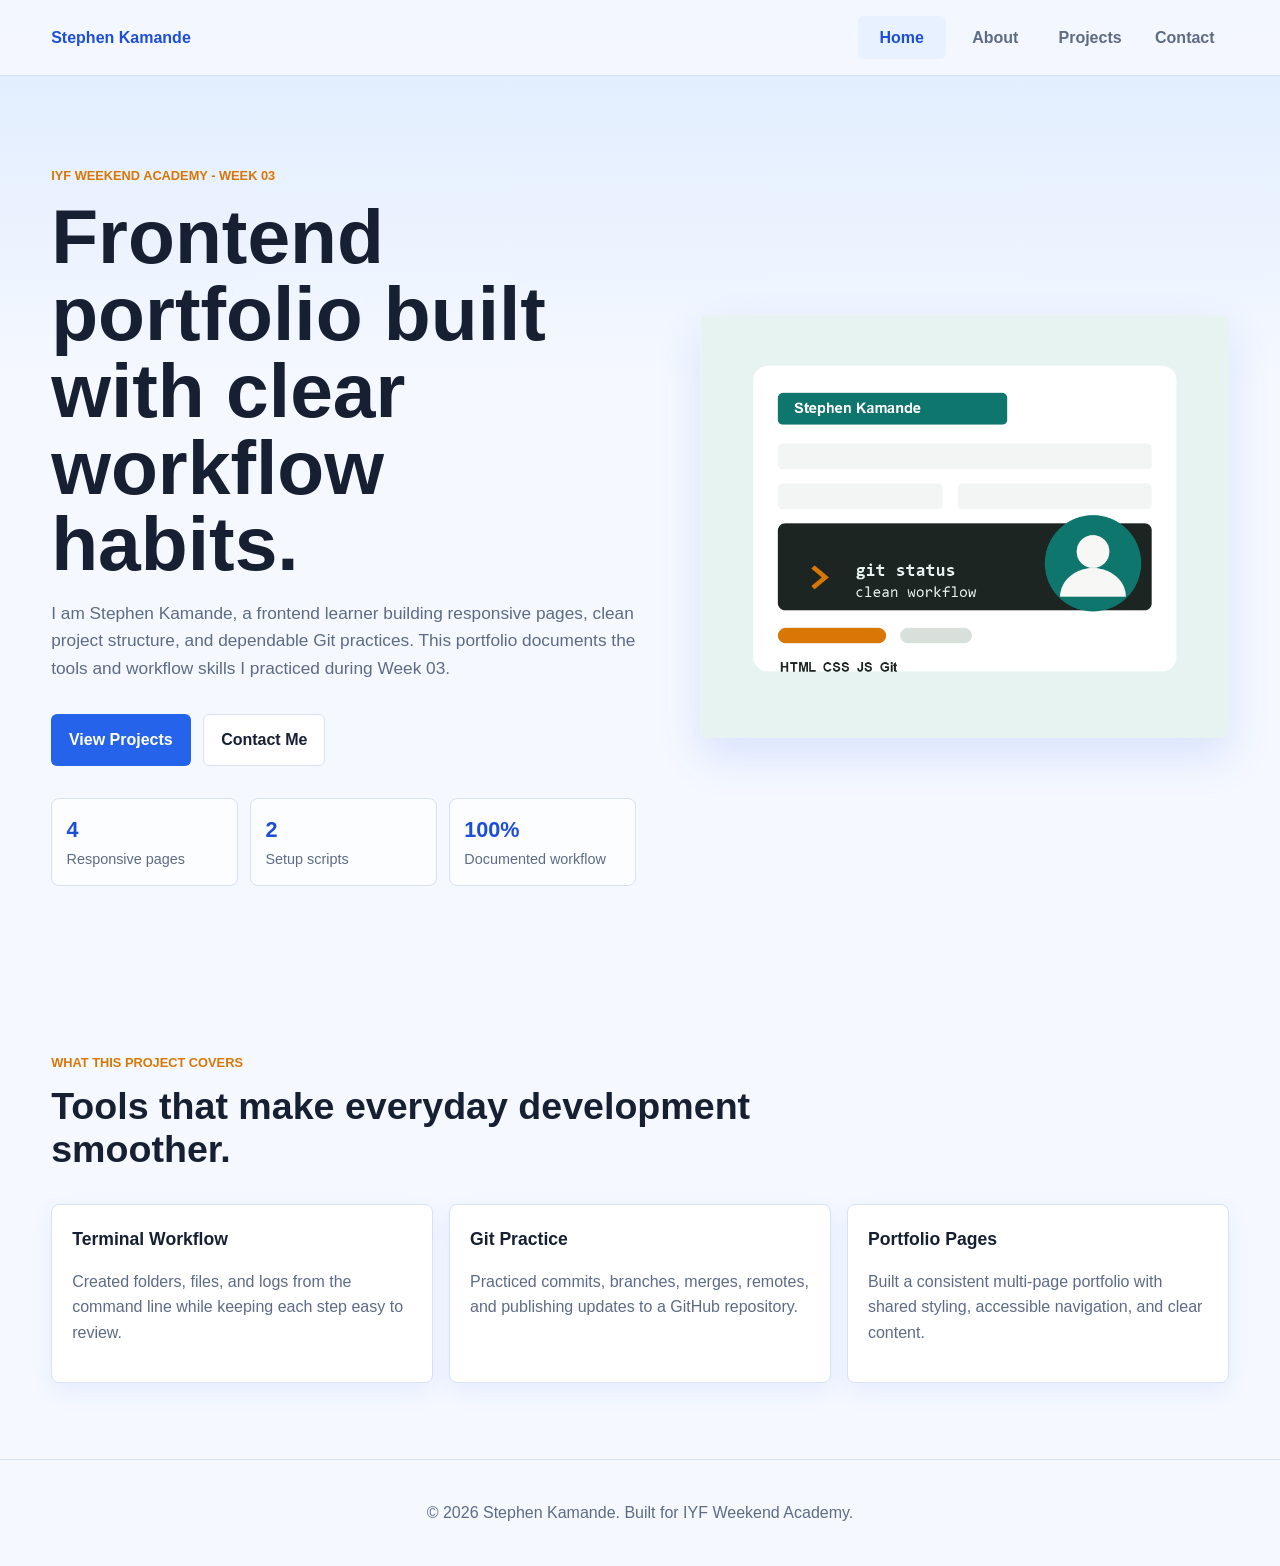
<file: index.html>
<!DOCTYPE html>
<html lang="en">
<head>
  <meta charset="UTF-8">
  <meta name="viewport" content="width=device-width, initial-scale=1.0">
  <meta name="description" content="Stephen Kamande's Week 03 portfolio project for IYF Weekend Academy.">
  <title>Stephen Kamande | Portfolio</title>
  <link rel="stylesheet" href="css/styles.css">
</head>
<body>
  <header class="site-header">
    <a class="brand" href="index.html">Stephen Kamande</a>
    <button class="nav-toggle" type="button" aria-expanded="false" aria-controls="site-nav">
      <span class="sr-only">Menu</span>
      <span></span>
      <span></span>
      <span></span>
    </button>
    <nav id="site-nav" class="site-nav" aria-label="Main navigation">
      <a href="index.html" aria-current="page">Home</a>
      <a href="about.html">About</a>
      <a href="projects.html">Projects</a>
      <a href="contact.html">Contact</a>
    </nav>
  </header>

  <main>
    <section class="hero">
      <div class="hero-copy">
        <p class="eyebrow">IYF Weekend Academy - Week 03</p>
        <h1>Frontend portfolio built with clear workflow habits.</h1>
        <p>I am Stephen Kamande, a frontend learner building responsive pages, clean project structure, and dependable Git practices. This portfolio documents the tools and workflow skills I practiced during Week 03.</p>
        <div class="hero-actions">
          <a class="button primary" href="projects.html">View Projects</a>
          <a class="button secondary" href="contact.html">Contact Me</a>
        </div>
        <dl class="hero-stats" aria-label="Project highlights">
          <div>
            <dt>4</dt>
            <dd>Responsive pages</dd>
          </div>
          <div>
            <dt>2</dt>
            <dd>Setup scripts</dd>
          </div>
          <div>
            <dt>100%</dt>
            <dd>Documented workflow</dd>
          </div>
        </dl>
      </div>
      <div class="hero-visual">
        <img src="images/portrait.png" alt="Portrait of Stephen Kamande">
      </div>
    </section>

    <section class="section">
      <div class="section-heading">
        <p class="eyebrow">What this project covers</p>
        <h2>Tools that make everyday development smoother.</h2>
      </div>
      <div class="feature-grid">
        <article class="feature-card">
          <h3>Terminal Workflow</h3>
          <p>Created folders, files, and logs from the command line while keeping each step easy to review.</p>
        </article>
        <article class="feature-card">
          <h3>Git Practice</h3>
          <p>Practiced commits, branches, merges, remotes, and publishing updates to a GitHub repository.</p>
        </article>
        <article class="feature-card">
          <h3>Portfolio Pages</h3>
          <p>Built a consistent multi-page portfolio with shared styling, accessible navigation, and clear content.</p>
        </article>
      </div>
    </section>
  </main>

  <footer class="site-footer">
    <p>&copy; 2026 Stephen Kamande. Built for IYF Weekend Academy.</p>
  </footer>

  <script src="js/main.js"></script>
</body>
</html>
</file>
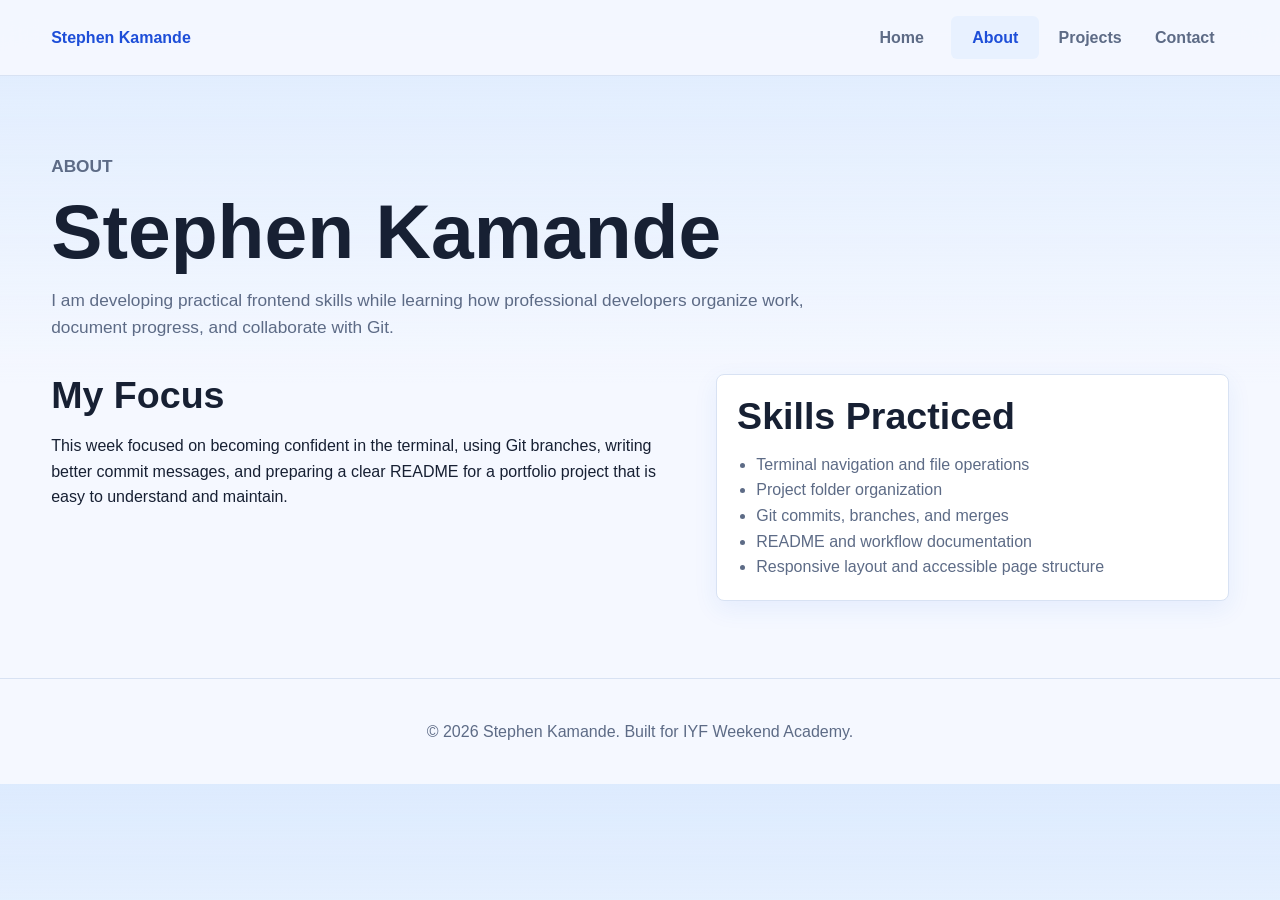
<file: about.html>
<!DOCTYPE html>
<html lang="en">
<head>
  <meta charset="UTF-8">
  <meta name="viewport" content="width=device-width, initial-scale=1.0">
  <meta name="description" content="About Stephen Kamande and his Week 03 learning journey.">
  <title>About | Stephen Kamande</title>
  <link rel="stylesheet" href="css/styles.css">
</head>
<body>
  <header class="site-header">
    <a class="brand" href="index.html">Stephen Kamande</a>
    <button class="nav-toggle" type="button" aria-expanded="false" aria-controls="site-nav">
      <span class="sr-only">Menu</span>
      <span></span>
      <span></span>
      <span></span>
    </button>
    <nav id="site-nav" class="site-nav" aria-label="Main navigation">
      <a href="index.html">Home</a>
      <a href="about.html" aria-current="page">About</a>
      <a href="projects.html">Projects</a>
      <a href="contact.html">Contact</a>
    </nav>
  </header>

  <main class="page">
    <section class="page-header">
      <p class="eyebrow">About</p>
      <h1>Stephen Kamande</h1>
      <p>I am developing practical frontend skills while learning how professional developers organize work, document progress, and collaborate with Git.</p>
    </section>

    <section class="two-column">
      <div>
        <h2>My Focus</h2>
        <p>This week focused on becoming confident in the terminal, using Git branches, writing better commit messages, and preparing a clear README for a portfolio project that is easy to understand and maintain.</p>
      </div>
      <div class="panel">
        <h2>Skills Practiced</h2>
        <ul class="check-list">
          <li>Terminal navigation and file operations</li>
          <li>Project folder organization</li>
          <li>Git commits, branches, and merges</li>
          <li>README and workflow documentation</li>
          <li>Responsive layout and accessible page structure</li>
        </ul>
      </div>
    </section>
  </main>

  <footer class="site-footer">
    <p>&copy; 2026 Stephen Kamande. Built for IYF Weekend Academy.</p>
  </footer>

  <script src="js/main.js"></script>
</body>
</html>
</file>
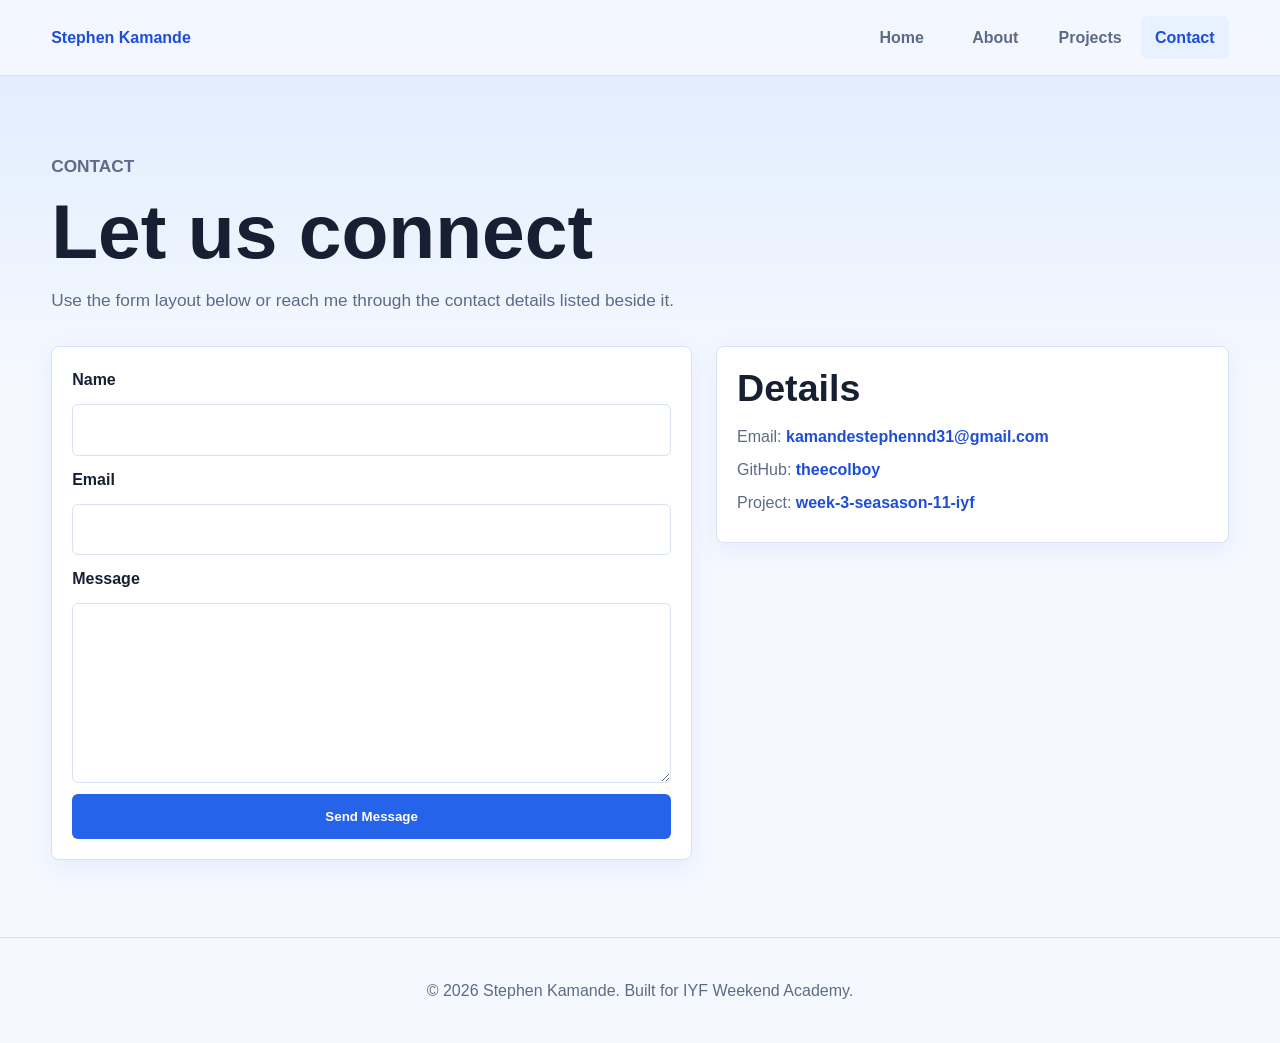
<file: contact.html>
<!DOCTYPE html>
<html lang="en">
<head>
  <meta charset="UTF-8">
  <meta name="viewport" content="width=device-width, initial-scale=1.0">
  <meta name="description" content="Contact Stephen Kamande.">
  <title>Contact | Stephen Kamande</title>
  <link rel="stylesheet" href="css/styles.css">
</head>
<body>
  <header class="site-header">
    <a class="brand" href="index.html">Stephen Kamande</a>
    <button class="nav-toggle" type="button" aria-expanded="false" aria-controls="site-nav">
      <span class="sr-only">Menu</span>
      <span></span>
      <span></span>
      <span></span>
    </button>
    <nav id="site-nav" class="site-nav" aria-label="Main navigation">
      <a href="index.html">Home</a>
      <a href="about.html">About</a>
      <a href="projects.html">Projects</a>
      <a href="contact.html" aria-current="page">Contact</a>
    </nav>
  </header>

  <main class="page">
    <section class="page-header">
      <p class="eyebrow">Contact</p>
      <h1>Let us connect</h1>
      <p>Use the form layout below or reach me through the contact details listed beside it.</p>
    </section>

    <section class="contact-layout">
      <form class="contact-form" action="#" method="post">
        <label for="name">Name</label>
        <input id="name" name="name" type="text" autocomplete="name" required>

        <label for="email">Email</label>
        <input id="email" name="email" type="email" autocomplete="email" required>

        <label for="message">Message</label>
        <textarea id="message" name="message" rows="6" required></textarea>

        <button class="button primary" type="submit">Send Message</button>
      </form>

      <aside class="panel contact-details">
        <h2>Details</h2>
        <p>Email: <a href="mailto:kamandestephennd31@gmail.com">kamandestephennd31@gmail.com</a></p>
        <p>GitHub: <a href="https://github.com/theecolboy">theecolboy</a></p>
        <p>Project: <a href="https://github.com/theecolboy/week-3-seasason-11-iyf">week-3-seasason-11-iyf</a></p>
      </aside>
    </section>
  </main>

  <footer class="site-footer">
    <p>&copy; 2026 Stephen Kamande. Built for IYF Weekend Academy.</p>
  </footer>

  <script src="js/main.js"></script>
</body>
</html>
</file>
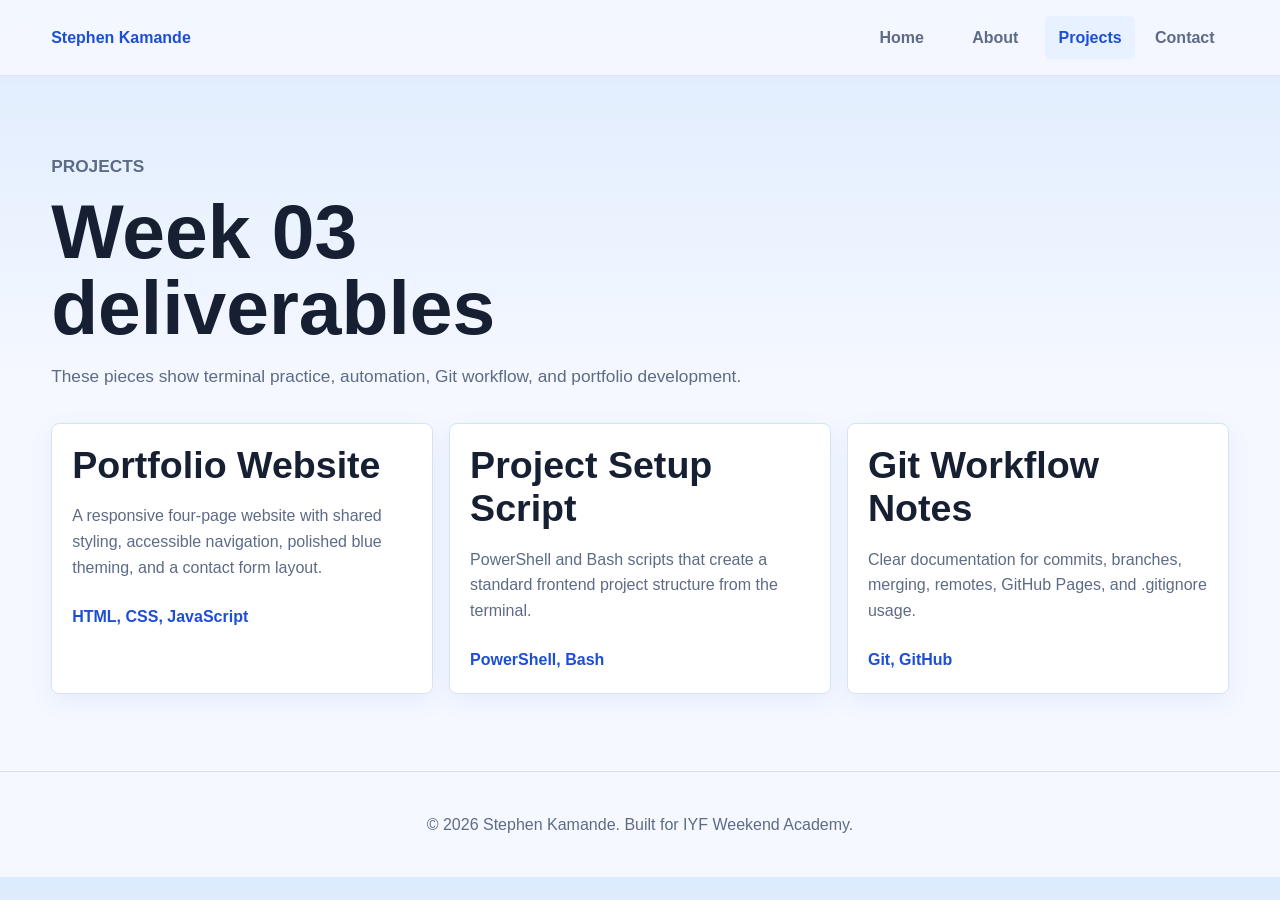
<file: projects.html>
<!DOCTYPE html>
<html lang="en">
<head>
  <meta charset="UTF-8">
  <meta name="viewport" content="width=device-width, initial-scale=1.0">
  <meta name="description" content="Projects and exercises completed by Stephen Kamande in Week 03.">
  <title>Projects | Stephen Kamande</title>
  <link rel="stylesheet" href="css/styles.css">
</head>
<body>
  <header class="site-header">
    <a class="brand" href="index.html">Stephen Kamande</a>
    <button class="nav-toggle" type="button" aria-expanded="false" aria-controls="site-nav">
      <span class="sr-only">Menu</span>
      <span></span>
      <span></span>
      <span></span>
    </button>
    <nav id="site-nav" class="site-nav" aria-label="Main navigation">
      <a href="index.html">Home</a>
      <a href="about.html">About</a>
      <a href="projects.html" aria-current="page">Projects</a>
      <a href="contact.html">Contact</a>
    </nav>
  </header>

  <main class="page">
    <section class="page-header">
      <p class="eyebrow">Projects</p>
      <h1>Week 03 deliverables</h1>
      <p>These pieces show terminal practice, automation, Git workflow, and portfolio development.</p>
    </section>

    <section class="project-grid" aria-label="Project list">
      <article class="project-card">
        <h2>Portfolio Website</h2>
        <p>A responsive four-page website with shared styling, accessible navigation, polished blue theming, and a contact form layout.</p>
        <span>HTML, CSS, JavaScript</span>
      </article>
      <article class="project-card">
        <h2>Project Setup Script</h2>
        <p>PowerShell and Bash scripts that create a standard frontend project structure from the terminal.</p>
        <span>PowerShell, Bash</span>
      </article>
      <article class="project-card">
        <h2>Git Workflow Notes</h2>
        <p>Clear documentation for commits, branches, merging, remotes, GitHub Pages, and .gitignore usage.</p>
        <span>Git, GitHub</span>
      </article>
    </section>
  </main>

  <footer class="site-footer">
    <p>&copy; 2026 Stephen Kamande. Built for IYF Weekend Academy.</p>
  </footer>

  <script src="js/main.js"></script>
</body>
</html>
</file>
<file: css/styles.css>
:root {
  --bg: #f5f8ff;
  --surface: #ffffff;
  --text: #172033;
  --muted: #5d6b86;
  --line: #d8e2f3;
  --primary: #2563eb;
  --primary-dark: #1d4ed8;
  --accent: #d97706;
  --soft: #e8f1ff;
  --shadow: 0 18px 45px rgba(37, 99, 235, 0.14);
}

* {
  box-sizing: border-box;
}

html {
  scroll-behavior: smooth;
}

body {
  margin: 0;
  background:
    linear-gradient(180deg, rgba(219, 234, 254, 0.92) 0, rgba(245, 248, 255, 0) 24rem),
    var(--bg);
  color: var(--text);
  font-family: Arial, Helvetica, sans-serif;
  line-height: 1.6;
}

img {
  display: block;
  max-width: 100%;
}

a {
  color: inherit;
}

.sr-only {
  position: absolute;
  width: 1px;
  height: 1px;
  padding: 0;
  overflow: hidden;
  clip: rect(0, 0, 0, 0);
  white-space: nowrap;
  border: 0;
}

.site-header {
  position: sticky;
  top: 0;
  z-index: 10;
  display: flex;
  align-items: center;
  justify-content: space-between;
  gap: 1rem;
  padding: 1rem clamp(1rem, 4vw, 4rem);
  background: rgba(245, 248, 255, 0.94);
  border-bottom: 1px solid var(--line);
  backdrop-filter: blur(16px);
}

.brand {
  font-weight: 800;
  text-decoration: none;
  color: var(--primary-dark);
}

.site-nav {
  display: flex;
  align-items: center;
  gap: 0.35rem;
}

.site-nav a {
  min-width: 5.5rem;
  padding: 0.55rem 0.85rem;
  border-radius: 6px;
  color: var(--muted);
  text-align: center;
  text-decoration: none;
  font-weight: 700;
}

.site-nav a:hover,
.site-nav a:focus-visible,
.site-nav a[aria-current="page"] {
  background: var(--soft);
  color: var(--primary-dark);
  outline: none;
}

.nav-toggle {
  display: none;
  width: 2.75rem;
  height: 2.75rem;
  border: 1px solid var(--line);
  border-radius: 6px;
  background: var(--surface);
  cursor: pointer;
}

.nav-toggle span:not(.sr-only) {
  display: block;
  width: 1.3rem;
  height: 2px;
  margin: 0.25rem auto;
  background: var(--text);
}

.hero {
  display: grid;
  grid-template-columns: minmax(0, 1.05fr) minmax(18rem, 0.95fr);
  align-items: center;
  gap: clamp(2rem, 5vw, 5rem);
  min-height: calc(100vh - 5rem);
  padding: clamp(3rem, 7vw, 6rem) clamp(1rem, 4vw, 4rem);
}

.hero-copy {
  max-width: 46rem;
}

.eyebrow {
  margin: 0 0 0.75rem;
  color: var(--accent);
  font-size: 0.8rem;
  font-weight: 800;
  text-transform: uppercase;
}

h1,
h2,
h3,
p {
  overflow-wrap: anywhere;
}

h1 {
  margin: 0;
  font-size: clamp(2.35rem, 7vw, 4.8rem);
  line-height: 1;
}

h2 {
  margin: 0 0 0.85rem;
  font-size: clamp(1.6rem, 3vw, 2.35rem);
  line-height: 1.15;
}

h3 {
  margin: 0 0 0.6rem;
  font-size: 1.1rem;
}

.hero p:not(.eyebrow),
.page-header p,
.section-heading p:not(.eyebrow) {
  color: var(--muted);
  font-size: 1.08rem;
}

.hero-actions {
  display: flex;
  flex-wrap: wrap;
  gap: 0.8rem;
  margin-top: 2rem;
}

.button {
  display: inline-flex;
  align-items: center;
  justify-content: center;
  min-height: 2.8rem;
  padding: 0.75rem 1.05rem;
  border: 1px solid transparent;
  border-radius: 6px;
  font-weight: 800;
  text-decoration: none;
  cursor: pointer;
  transition: background 160ms ease, border-color 160ms ease, color 160ms ease, transform 160ms ease;
}

.button.primary {
  background: var(--primary);
  color: #ffffff;
}

.button.primary:hover,
.button.primary:focus-visible {
  background: var(--primary-dark);
  transform: translateY(-1px);
}

.button.secondary {
  background: var(--surface);
  border-color: var(--line);
  color: var(--text);
}

.button.secondary:hover,
.button.secondary:focus-visible {
  border-color: var(--primary);
  color: var(--primary-dark);
  transform: translateY(-1px);
}

.hero-visual {
  min-width: 0;
}

.hero-visual img {
  width: min(100%, 34rem);
  margin-inline: auto;
  border-radius: 8px;
  box-shadow: var(--shadow);
}

.hero-stats {
  display: grid;
  grid-template-columns: repeat(3, minmax(0, 1fr));
  gap: 0.75rem;
  margin: 2rem 0 0;
}

.hero-stats div {
  padding: 0.9rem;
  background: rgba(255, 255, 255, 0.76);
  border: 1px solid var(--line);
  border-radius: 8px;
}

.hero-stats dt {
  color: var(--primary-dark);
  font-size: 1.35rem;
  font-weight: 800;
}

.hero-stats dd {
  margin: 0;
  color: var(--muted);
  font-size: 0.9rem;
}

.section,
.page {
  padding: clamp(2.5rem, 6vw, 5rem) clamp(1rem, 4vw, 4rem);
}

.section-heading,
.page-header {
  max-width: 48rem;
  margin-bottom: 2rem;
}

.feature-grid,
.project-grid {
  display: grid;
  grid-template-columns: repeat(3, minmax(0, 1fr));
  gap: 1rem;
}

.feature-card,
.project-card,
.panel,
.contact-form {
  background: var(--surface);
  border: 1px solid var(--line);
  border-radius: 8px;
  box-shadow: 0 8px 24px rgba(37, 99, 235, 0.08);
}

.feature-card,
.project-card,
.panel {
  padding: 1.25rem;
}

.feature-card,
.project-card {
  transition: transform 160ms ease, border-color 160ms ease, box-shadow 160ms ease;
}

.feature-card:hover,
.project-card:hover {
  border-color: #9ec5fe;
  box-shadow: 0 14px 34px rgba(37, 99, 235, 0.14);
  transform: translateY(-2px);
}

.feature-card p,
.project-card p,
.panel p,
.check-list {
  color: var(--muted);
}

.project-card span {
  display: inline-block;
  margin-top: 0.5rem;
  color: var(--primary-dark);
  font-weight: 800;
}

.two-column,
.contact-layout {
  display: grid;
  grid-template-columns: minmax(0, 1fr) minmax(18rem, 0.8fr);
  gap: 1.5rem;
  align-items: start;
}

.check-list {
  margin: 0;
  padding-left: 1.2rem;
}

.contact-form {
  display: grid;
  gap: 0.7rem;
  padding: 1.25rem;
}

.contact-form label {
  font-weight: 800;
}

.contact-form input,
.contact-form textarea {
  width: 100%;
  border: 1px solid var(--line);
  border-radius: 6px;
  padding: 0.75rem;
  color: var(--text);
  font: inherit;
}

.contact-form input:focus,
.contact-form textarea:focus {
  border-color: var(--primary);
  outline: 3px solid rgba(37, 99, 235, 0.16);
}

.contact-details p {
  margin: 0.45rem 0;
}

.contact-details a {
  color: var(--primary-dark);
  font-weight: 800;
  text-decoration: none;
}

.contact-details a:hover,
.contact-details a:focus-visible {
  text-decoration: underline;
}

.site-footer {
  padding: 1.5rem clamp(1rem, 4vw, 4rem);
  border-top: 1px solid var(--line);
  color: var(--muted);
  text-align: center;
}

@media (max-width: 760px) {
  .site-header {
    align-items: flex-start;
  }

  .nav-toggle {
    display: inline-block;
  }

  .site-nav {
    position: absolute;
    top: 4.65rem;
    left: 1rem;
    right: 1rem;
    display: none;
    flex-direction: column;
    align-items: stretch;
    padding: 0.75rem;
    background: var(--surface);
    border: 1px solid var(--line);
    border-radius: 8px;
    box-shadow: var(--shadow);
  }

  .site-nav.is-open {
    display: flex;
  }

  .site-nav a {
    min-width: 0;
    text-align: left;
  }

  .hero,
  .two-column,
  .contact-layout {
    grid-template-columns: 1fr;
  }

  .hero {
    min-height: auto;
  }

  .feature-grid,
  .project-grid {
    grid-template-columns: 1fr;
  }

  .hero-stats {
    grid-template-columns: 1fr;
  }
}
</file>
